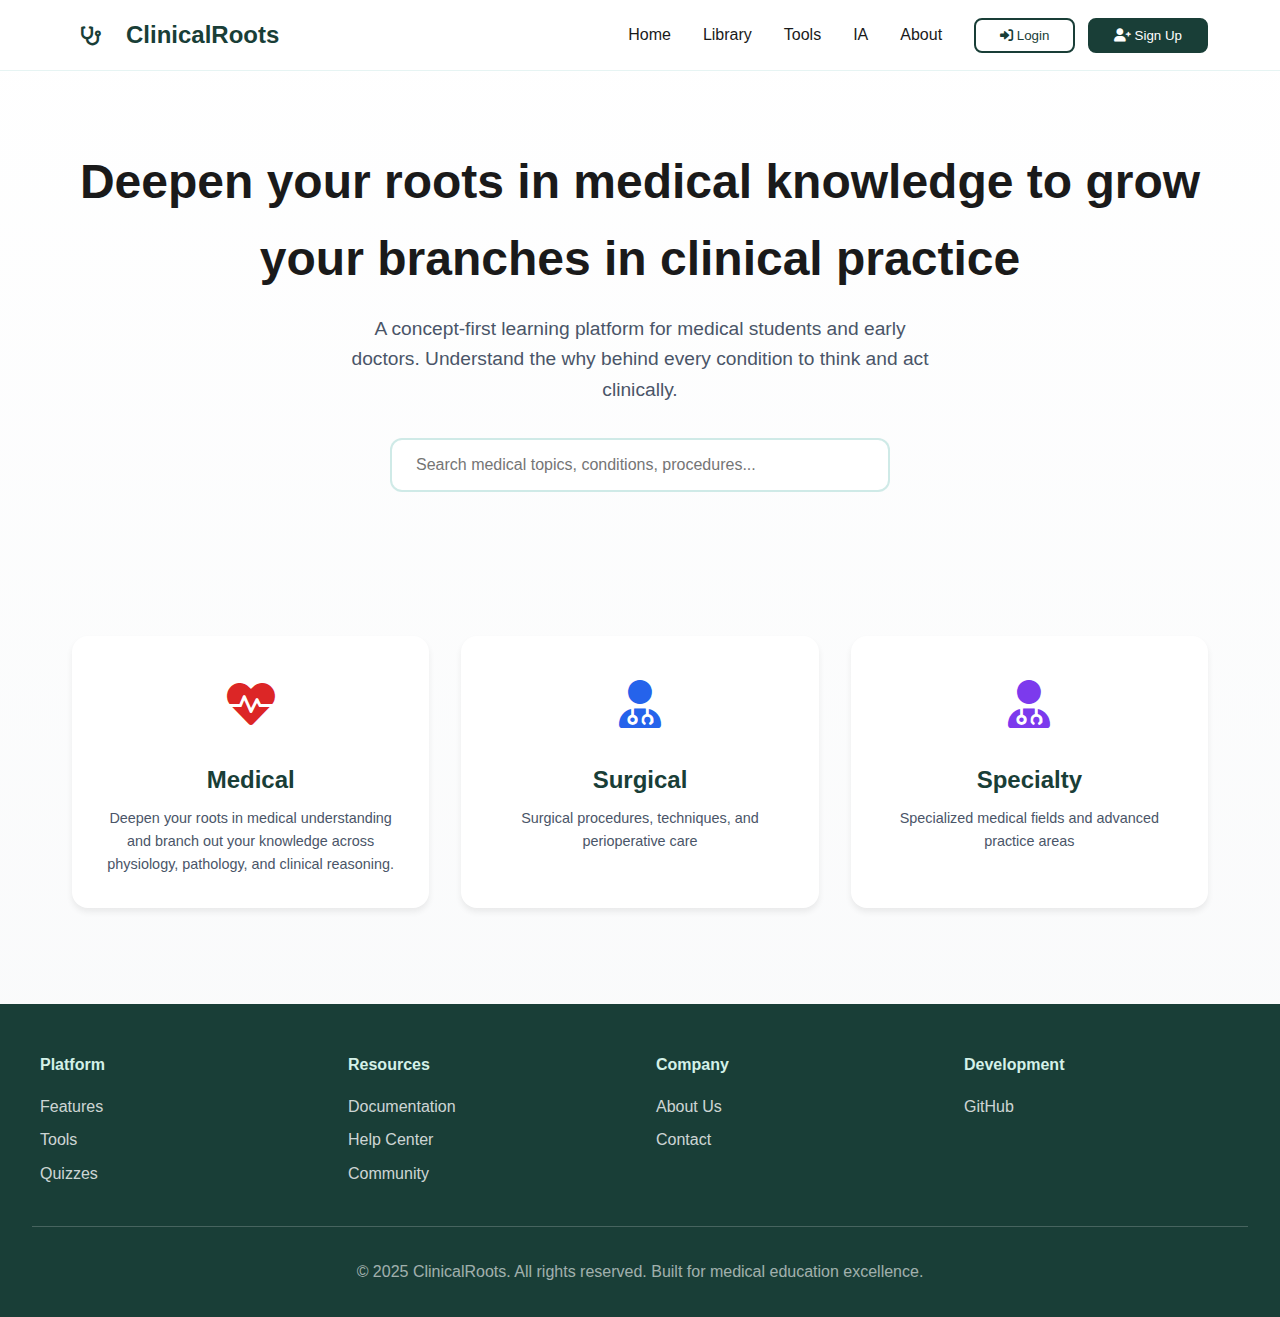
<file: index (6).html>
<!DOCTYPE html>
<html lang="en">
<head>
    <meta charset="UTF-8">
    <meta name="viewport" content="width=device-width, initial-scale=1.0">
    <title>Clincalroots</title>
    <link rel="stylesheet" href="https://cdnjs.cloudflare.com/ajax/libs/font-awesome/6.0.0/css/all.min.css">
    <style>
        :root {
            --primary: #193e37;
            --secondary: #15342e;
            --dark: #193e37;
            --light: #d4f1e8;
            --card-bg: #ffffff;
            --text-dark: #1a1a1a;
            --text-light: #4a5568;
            --success: #193e37;
            --warning: #F59E0B;
            --danger: #EF4444;
            --bg-gradient: linear-gradient(180deg, #ffffff 0%, #f8f9fa 100%);
            --navbar-bg: #ffffff;
            --footer-bg: #193e37;
            --footer-text: #ffffff;
            --admin-edit: #3b82f6;
            --admin-delete: #ef4444;
            --admin-add: #10b981;
            --border-color: rgba(25, 62, 55, 0.2);
            --stethoscope-color: #193e37;
        }

        /* Dark Mode Variables */
        [data-theme="dark"] {
            --primary: #3dd68c;
            --secondary: #2fb574;
            --dark: #000000;
            --light: #1a2825;
            --card-bg: #1a2825;
            --text-dark: #ffffff;
            --text-light: #e0e0e0;
            --success: #3dd68c;
            --warning: #F59E0B;
            --danger: #ef4444;
            --bg-gradient: linear-gradient(180deg, #091613 0%, #091613 100%);
            --navbar-bg: #000000;
            --footer-bg: #000000;
            --footer-text: #ffffff;
            --border-color: #2d4a42;
            --admin-edit: #3b82f6;
            --admin-add: #10b981;
            --stethoscope-color: #ffffff;
        }

        * {
            margin: 0;
            padding: 0;
            box-sizing: border-box;
        }

        body {
            font-family: -apple-system, BlinkMacSystemFont, 'Segoe UI', Roboto, sans-serif;
            background: var(--bg-gradient);
            color: var(--text-dark);
            line-height: 1.6;
            min-height: 100vh;
        }

        /* Dark mode specific main content background */
        [data-theme="dark"] .main-content {
            background: #091613;
            min-height: calc(100vh - 160px);
        }

        /* Navigation */
        .navbar {
            background: var(--navbar-bg);
            backdrop-filter: blur(10px);
            border-bottom: 1px solid rgba(13, 148, 136, 0.1);
            padding: 1rem 0;
            position: fixed;
            top: 0;
            left: 0;
            right: 0;
            z-index: 1000;
            transition: background-color 0.3s ease;
        }

        [data-theme="dark"] .navbar {
            border-bottom: 1px solid var(--border-color);
        }

        .navbar-container {
            max-width: 1200px;
            margin: 0 auto;
            padding: 0 2rem;
            display: flex;
            justify-content: space-between;
            align-items: center;
        }

        .logo {
            font-size: 1.5rem;
            font-weight: bold;
            color: var(--primary);
            text-decoration: none;
            display: flex;
            align-items: center;
            gap: 0.5rem;
        }

        .theme-toggle {
            background: none;
            border: none;
            color: var(--stethoscope-color);
            font-size: 1.2rem;
            cursor: pointer;
            padding: 0.5rem;
            border-radius: 50%;
            transition: all 0.3s ease;
            display: flex;
            align-items: center;
            justify-content: center;
        }

        .theme-toggle:hover {
            background: var(--light);
            transform: scale(1.1);
        }

        .nav-links {
            display: flex;
            list-style: none;
            gap: 2rem;
            align-items: center;
        }

        .nav-links a {
            text-decoration: none;
            color: var(--text-dark);
            font-weight: 500;
            transition: color 0.3s;
            cursor: pointer;
        }

        .nav-links a:hover, .nav-links a.active {
            color: var(--primary);
        }

        .login-btn {
            background: transparent;
            color: var(--primary);
            padding: 0.5rem 1.5rem;
            border: 2px solid var(--primary);
            border-radius: 8px;
            cursor: pointer;
            font-weight: 500;
            transition: all 0.3s;
            margin-right: 0.5rem;
        }

        .login-btn:hover {
            background: var(--primary);
            color: white;
        }

        .signup-btn {
            background: var(--primary);
            color: white;
            padding: 0.5rem 1.5rem;
            border: 2px solid var(--primary);
            border-radius: 8px;
            cursor: pointer;
            font-weight: 500;
            transition: all 0.3s;
        }

        .signup-btn:hover {
            background: var(--secondary);
            border-color: var(--secondary);
        }

        .user-dropdown {
            position: relative;
            display: inline-block;
        }

        .user-btn {
            background: var(--primary);
            color: white;
            padding: 0.5rem 1rem;
            border: none;
            border-radius: 8px;
            cursor: pointer;
            font-weight: 500;
            display: flex;
            align-items: center;
            gap: 0.5rem;
        }

        .user-dropdown-content {
            display: none;
            position: absolute;
            right: 0;
            background: var(--card-bg);
            min-width: 160px;
            box-shadow: 0 8px 16px rgba(0,0,0,0.2);
            z-index: 1001;
            border-radius: 8px;
            border: 1px solid var(--border-color);
            top: 100%;
            margin-top: 0.5rem;
        }

        .user-dropdown-content a {
            color: var(--text-dark);
            padding: 0.75rem 1rem;
            text-decoration: none;
            display: flex;
            align-items: center;
            gap: 0.5rem;
            transition: background 0.3s;
        }

        .user-dropdown-content a:hover {
            background: var(--light);
        }

        .user-dropdown-content a:first-child {
            border-top-left-radius: 8px;
            border-top-right-radius: 8px;
        }

        .user-dropdown-content a:last-child {
            border-bottom-left-radius: 8px;
            border-bottom-right-radius: 8px;
        }

        .search-suggestions {
            position: absolute;
            top: 100%;
            left: 0;
            right: 0;
            background: var(--card-bg);
            border: 1px solid var(--border-color);
            border-radius: 8px;
            margin-top: 0.25rem;
            max-height: 300px;
            overflow-y: auto;
            z-index: 1000;
            box-shadow: 0 4px 12px rgba(0,0,0,0.1);
        }

        .suggestion-item {
            padding: 0.75rem 1rem;
            cursor: pointer;
            border-bottom: 1px solid rgba(0,0,0,0.1);
            transition: background 0.3s;
        }

        .suggestion-item:hover,
        .suggestion-item.selected {
            background: var(--light);
        }

        .suggestion-item:last-child {
            border-bottom: none;
        }

        .suggestion-title {
            font-weight: 600;
            color: var(--primary);
            margin-bottom: 0.25rem;
        }

        .suggestion-meta {
            font-size: 0.8rem;
            color: var(--text-light);
        }

        .suggestion-highlight {
            background: rgba(6, 64, 43, 0.2);
            padding: 0.1rem 0.2rem;
            border-radius: 2px;
        }

        /* Main Content */
        .main-content {
            margin-top: 80px;
            min-height: calc(100vh - 160px);
        }

        /* Hero Section */
        .hero {
            text-align: center;
            padding: 4rem 2rem;
            max-width: 1200px;
            margin: 0 auto;
        }

        .hero h1 {
            font-size: 3rem;
            margin-bottom: 1rem;
            color: var(--text-dark);
            font-weight: 700;
        }

        .hero p {
            font-size: 1.2rem;
            color: var(--text-light);
            margin-bottom: 2rem;
            max-width: 600px;
            margin-left: auto;
            margin-right: auto;
        }

        .search-container {
            max-width: 500px;
            margin: 0 auto 3rem;
            position: relative;
        }

        .search-input {
            width: 100%;
            padding: 1rem 1.5rem;
            border: 2px solid rgba(13, 148, 136, 0.2);
            border-radius: 12px;
            font-size: 1rem;
            background: white;
            transition: border-color 0.3s;
        }

        .search-input:focus {
            outline: none;
            border-color: var(--primary);
        }

        /* Category Cards */
        .categories {
            display: grid;
            grid-template-columns: repeat(auto-fit, minmax(300px, 1fr));
            gap: 2rem;
            padding: 2rem;
            max-width: 1200px;
            margin: 0 auto;
        }

        .category-card {
            background: var(--card-bg);
            border-radius: 16px;
            padding: 2rem;
            box-shadow: 0 4px 6px rgba(0, 0, 0, 0.07);
            transition: transform 0.3s, box-shadow 0.3s;
            cursor: pointer;
            text-align: center;
            position: relative;
        }

        [data-theme="dark"] .category-card {
            box-shadow: 0 4px 6px rgba(0, 0, 0, 0.3);
        }

        [data-theme="dark"] .category-card:hover {
            box-shadow: 0 8px 25px rgba(0, 0, 0, 0.4);
        }

        .category-card:hover {
            transform: translateY(-4px);
            box-shadow: 0 8px 25px rgba(0, 0, 0, 0.15);
        }

        .admin-controls {
            position: absolute;
            top: 10px;
            right: 10px;
            display: none;
            gap: 0.5rem;
        }

        .admin-logged-in .admin-controls {
            display: flex;
        }

        .admin-controls {
            opacity: 0;
            transition: opacity 0.3s ease;
        }

        .admin-logged-in .category-card:hover .admin-controls,
        .admin-logged-in .subcategory-card:hover .admin-controls,
        .admin-logged-in .note-item:hover .admin-controls {
            opacity: 1;
            display: flex;
        }

        .category-card:hover .admin-controls,
        .subcategory-card:hover .admin-controls,
        .note-item:hover .admin-controls {
            display: flex;
        }

        .admin-btn {
            background: white;
            border: none;
            border-radius: 50%;
            width: 30px;
            height: 30px;
            display: flex;
            align-items: center;
            justify-content: center;
            cursor: pointer;
            font-size: 0.8rem;
            transition: all 0.3s ease;
            box-shadow: 0 2px 4px rgba(0, 0, 0, 0.1);
        }

        [data-theme="dark"] .admin-btn {
            background: var(--light);
            color: var(--text-dark);
        }

        .admin-btn:hover {
            transform: scale(1.1);
        }

        .admin-btn.edit {
            color: var(--admin-edit);
        }

        .admin-btn.delete {
            color: var(--admin-delete);
        }

        .admin-btn.add {
            color: var(--admin-add);
        }

        .edit-section {
            background: var(--light);
            border: 2px solid var(--primary);
            border-radius: 8px;
            padding: 1rem;
            margin: 1rem 0;
            position: relative;
        }

        .edit-overlay {
            position: absolute;
            top: -10px;
            right: 10px;
            background: var(--primary);
            color: white;
            padding: 0.25rem 0.5rem;
            border-radius: 4px;
            font-size: 0.8rem;
            font-weight: 500;
        }

        .category-icon {
            font-size: 3rem;
            margin-bottom: 1rem;
        }

        .category-icon.medical {
            color: #dc2626;
        }

        .category-icon.surgical {
            color: #2563eb;
        }

        .category-icon.specialty {
            color: #7c3aed;
        }

        .category-card h3 {
            color: var(--primary);
            font-size: 1.5rem;
            margin-bottom: 0.5rem;
        }

        .category-card p {
            color: var(--text-light);
            font-size: 0.9rem;
        }

        /* Subcategory Grid */
        .subcategories {
            display: grid;
            grid-template-columns: repeat(auto-fit, minmax(250px, 1fr));
            gap: 1.5rem;
            padding: 2rem;
            max-width: 1200px;
            margin: 0 auto;
        }

        .subcategory-card {
            background: var(--card-bg);
            border-radius: 12px;
            padding: 1.5rem;
            box-shadow: 0 2px 4px rgba(0, 0, 0, 0.05);
            transition: all 0.3s;
            cursor: pointer;
            border: 2px solid transparent;
            position: relative;
        }

        [data-theme="dark"] .subcategory-card {
            box-shadow: 0 2px 4px rgba(0, 0, 0, 0.3);
        }

        .subcategory-card:hover {
            border-color: var(--primary);
            transform: translateY(-2px);
        }

        .note-count {
            background: var(--light);
            color: var(--primary);
            padding: 0.3rem 0.8rem;
            border-radius: 20px;
            font-size: 0.8rem;
            font-weight: 600;
            float: right;
        }

        /* Notes List */
        .notes-list {
            max-width: 1200px;
            margin: 0 auto;
            padding: 2rem;
        }

        .note-item {
            background: var(--card-bg);
            border-radius: 12px;
            padding: 1.5rem;
            margin-bottom: 1rem;
            box-shadow: 0 2px 4px rgba(0, 0, 0, 0.05);
            cursor: pointer;
            transition: all 0.3s;
            display: flex;
            justify-content: space-between;
            align-items: center;
            position: relative;
        }

        [data-theme="dark"] .note-item {
            box-shadow: 0 2px 4px rgba(0, 0, 0, 0.3);
        }

        .note-item:hover {
            transform: translateY(-2px);
            box-shadow: 0 4px 12px rgba(0, 0, 0, 0.1);
        }

        .note-info h4 {
            color: var(--primary);
            margin-bottom: 0.5rem;
        }

        .note-meta {
            color: var(--text-light);
            font-size: 0.9rem;
        }

        .note-views {
            color: var(--text-light);
            font-size: 0.9rem;
        }

        /* Note Content */
        .note-content {
            max-width: 800px;
            margin: 0 auto;
            padding: 2rem;
        }

        .note-header {
            background: var(--card-bg);
            border-radius: 16px;
            padding: 2rem;
            margin-bottom: 2rem;
            box-shadow: 0 4px 6px rgba(0, 0, 0, 0.07);
            position: relative;
        }

        [data-theme="dark"] .note-header {
            box-shadow: 0 4px 6px rgba(0, 0, 0, 0.3);
        }

        .progress-bar {
            background: #e5e7eb;
            border-radius: 10px;
            height: 8px;
            overflow: hidden;
            margin: 1rem 0;
        }

        .progress-fill {
            background: var(--primary);
            height: 100%;
            transition: width 0.3s;
        }

        /* Admin Dashboard */
        .admin-dashboard {
            max-width: 1200px;
            margin: 0 auto;
            padding: 2rem;
        }

        .stats-grid {
            display: grid;
            grid-template-columns: repeat(auto-fit, minmax(200px, 1fr));
            gap: 1.5rem;
            margin-bottom: 3rem;
        }

        .stat-card {
            background: var(--card-bg);
            border-radius: 12px;
            padding: 1.5rem;
            text-align: center;
            box-shadow: 0 2px 4px rgba(0, 0, 0, 0.05);
        }

        [data-theme="dark"] .stat-card {
            box-shadow: 0 2px 4px rgba(0, 0, 0, 0.3);
        }

        .stat-number {
            font-size: 2rem;
            font-weight: bold;
            color: var(--primary);
            display: block;
        }

        .stat-label {
            color: var(--text-light);
            font-size: 0.9rem;
        }

        /* Forms */
        .form-group {
            margin-bottom: 1.5rem;
        }

        .form-label {
            display: block;
            margin-bottom: 0.5rem;
            color: var(--text-dark);
            font-weight: 500;
        }

        .form-input, .form-textarea, .form-select {
            width: 100%;
            padding: 0.75rem;
            border: 2px solid rgba(13, 148, 136, 0.2);
            border-radius: 8px;
            font-size: 1rem;
            transition: border-color 0.3s;
        }

        .form-input:focus, .form-textarea:focus, .form-select:focus {
            outline: none;
            border-color: var(--primary);
        }

        .form-textarea {
            min-height: 200px;
            resize: vertical;
        }

        /* Buttons */
        .btn {
            padding: 0.75rem 1.5rem;
            border: none;
            border-radius: 8px;
            font-size: 1rem;
            font-weight: 500;
            cursor: pointer;
            transition: all 0.3s;
            text-decoration: none;
            display: inline-block;
            text-align: center;
        }

        .btn-primary {
            background: var(--primary);
            color: white;
        }

        .btn-primary:hover {
            background: var(--secondary);
        }

        .btn-secondary {
            background: #6b7280;
            color: white;
        }

        .btn-secondary:hover {
            background: #4b5563;
        }

        .btn-danger {
            background: var(--danger);
            color: white;
        }

        .btn-danger:hover {
            background: #dc2626;
        }

        .btn-success {
            background: var(--success);
            color: white;
        }

        /* Modal */
        .modal {
            display: none;
            position: fixed;
            top: 0;
            left: 0;
            width: 100%;
            height: 100%;
            background: rgba(0, 0, 0, 0.5);
            z-index: 2000;
        }

        .modal-content {
            background: var(--card-bg);
            border-radius: 16px;
            max-width: 500px;
            width: 90%;
            max-height: 90vh;
            overflow-y: auto;
            margin: 5% auto;
            padding: 2rem;
        }

        .note-editor {
            background: var(--card-bg);
            border-radius: 12px;
            padding: 2rem;
            margin: 1rem 0;
            box-shadow: 0 2px 4px rgba(0, 0, 0, 0.05);
        }

        [data-theme="dark"] .note-editor {
            box-shadow: 0 2px 4px rgba(0, 0, 0, 0.3);
        }

        .rich-editor {
            min-height: 400px;
            border: 2px solid var(--light);
            border-radius: 8px;
            padding: 1rem;
            background: var(--card-bg);
        }

        .editor-toolbar {
            display: flex;
            gap: 0.5rem;
            margin-bottom: 1rem;
            padding: 0.5rem;
            background: var(--light);
            border-radius: 6px;
            flex-wrap: wrap;
        }

        .editor-btn {
            background: white;
            border: 1px solid #ddd;
            padding: 0.25rem 0.5rem;
            border-radius: 4px;
            cursor: pointer;
            font-size: 0.8rem;
            transition: all 0.3s ease;
        }

        .editor-btn:hover {
            background: var(--primary);
            color: white;
        }

        .empty-state {
            text-align: center;
            padding: 3rem;
            color: var(--text-light);
        }

        .empty-state-icon {
            font-size: 4rem;
            margin-bottom: 1rem;
            opacity: 0.5;
        }

        .modal-header {
            display: flex;
            justify-content: space-between;
            align-items: center;
            margin-bottom: 1.5rem;
        }

        .close-btn {
            background: none;
            border: none;
            font-size: 1.5rem;
            cursor: pointer;
            color: var(--text-light);
        }

        /* Footer */
        .footer {
            background: var(--footer-bg);
            color: var(--footer-text);
            padding: 3rem 2rem 2rem;
            margin-top: 4rem;
        }

        .footer-content {
            max-width: 1200px;
            margin: 0 auto;
            display: grid;
            grid-template-columns: repeat(auto-fit, minmax(250px, 1fr));
            gap: 2rem;
        }

        .footer-section h4 {
            margin-bottom: 1rem;
            color: var(--light);
        }

        .footer-section a {
            color: rgba(255, 255, 255, 0.8);
            text-decoration: none;
            display: block;
            margin-bottom: 0.5rem;
            transition: color 0.3s;
        }

        .footer-section a:hover {
            color: var(--light);
        }

        .footer-bottom {
            text-align: center;
            margin-top: 2rem;
            padding-top: 2rem;
            border-top: 1px solid rgba(255, 255, 255, 0.2);
            color: rgba(255, 255, 255, 0.6);
        }

        /* Utilities */
        .hidden {
            display: none !important;
        }

        .text-center {
            text-align: center;
        }

        .mb-2 {
            margin-bottom: 1rem;
        }

        .back-btn {
            background: none;
            border: none;
            color: var(--primary);
            font-size: 1rem;
            cursor: pointer;
            margin-bottom: 1rem;
            display: flex;
            align-items: center;
            gap: 0.5rem;
        }

        .back-btn:hover {
            color: var(--secondary);
        }

        /* Responsive */
        @media (max-width: 768px) {
            .hero h1 {
                font-size: 2rem;
            }
            
            .nav-links {
                gap: 1rem;
            }
            
            .categories {
                grid-template-columns: 1fr;
                padding: 1rem;
            }
        }
    </style>
</head>
<body>
    <!-- Navigation -->
    <nav class="navbar">
        <div class="navbar-container">
            <div style="display: flex; align-items: center; gap: 1rem;">
                <button class="theme-toggle" onclick="toggleTheme()" title="Toggle Dark/Light Mode">
                    <i class="fas fa-stethoscope"></i>
                </button>
                <a href="#" class="logo" onclick="showHome()">ClinicalRoots</a>
            </div>
            <ul class="nav-links">
                <li><a href="#" onclick="showHome()">Home</a></li>
                <li><a href="#" onclick="showLibrary()">Library</a></li>
                <li><a href="#" onclick="showTools()">Tools</a></li>
                <li><a href="#" onclick="showIA()">IA</a></li>
                <li><a href="#" onclick="showAbout()">About</a></li>
                <li id="authButtons">
                    <button class="btn-outline login-btn" id="loginBtn" onclick="toggleLogin()">
                        <i class="fas fa-right-to-bracket"></i> <span id="loginText">Login</span>
                    </button>
                    <button class="btn-primary signup-btn" id="signupBtn" onclick="showSignup()">
                        <i class="fas fa-user-plus"></i> Sign Up
                    </button>
                </li>
                <li id="userMenu" class="hidden">
                    <div class="user-dropdown">
                        <button class="user-btn" onclick="toggleUserMenu()">
                            <i class="fas fa-user-circle"></i> Admin
                        </button>
                        <div class="user-dropdown-content" id="userDropdownContent">
                            <a href="#" onclick="showAdminDashboard()"><i class="fas fa-gauge"></i> Dashboard</a>
                            <a href="#" onclick="logout()"><i class="fas fa-right-from-bracket"></i> Logout</a>
                        </div>
                    </div>
                </li>
            </ul>
        </div>
    </nav>

    <!-- Main Content -->
    <main class="main-content">
        <!-- Home Page -->
        <div id="homePage" class="page">
            <div class="hero">
             <h1>Deepen your roots in medical knowledge to grow your branches in clinical practice</h1>
<p>A concept-first learning platform for medical students and early doctors. Understand the why behind every condition to think and act clinically.</p>

                
                <div class="search-container">
                    <input type="text" class="search-input" placeholder="Search medical topics, conditions, procedures..." id="searchInput">
                    <div class="search-suggestions hidden" id="searchSuggestions"></div>
                </div>
            </div>

            <div class="categories">
                <div class="category-card" onclick="showCategory('Medical')">
                    <div class="admin-controls" id="medicalAdminControls">
                        <button class="admin-btn edit" onclick="event.stopPropagation(); editCategory('Medical')" title="Edit Category">
                            <i class="fas fa-pen"></i>
                        </button>
                        <button class="admin-btn add" onclick="event.stopPropagation(); addSubcategory('Medical')" title="Add Subcategory">
                            <i class="fas fa-plus"></i>
                        </button>
                    </div>
                    <div class="category-icon medical">
                        <i class="fas fa-heart-pulse"></i>
                    </div>
                    <h3>Medical</h3>
                    <p>Deepen your roots in medical understanding and branch out your knowledge across physiology, pathology, and clinical reasoning.</p>
                </div>
                <div class="category-card" onclick="showCategory('Surgical')">
                    <div class="admin-controls" id="surgicalAdminControls">
                        <button class="admin-btn edit" onclick="event.stopPropagation(); editCategory('Surgical')" title="Edit Category">
                            <i class="fas fa-pen"></i>
                        </button>
                        <button class="admin-btn add" onclick="event.stopPropagation(); addSubcategory('Surgical')" title="Add Subcategory">
                            <i class="fas fa-plus"></i>
                        </button>
                    </div>
                    <div class="category-icon surgical">
                        <i class="fas fa-user-md"></i>
                    </div>
                    <h3>Surgical</h3>
                    <p>Surgical procedures, techniques, and perioperative care</p>
                </div>
                <div class="category-card" onclick="showCategory('Specialty')">
                    <div class="admin-controls" id="specialtyAdminControls">
                        <button class="admin-btn edit" onclick="event.stopPropagation(); editCategory('Specialty')" title="Edit Category">
                            <i class="fas fa-pen"></i>
                        </button>
                        <button class="admin-btn add" onclick="event.stopPropagation(); addSubcategory('Specialty')" title="Add Subcategory">
                            <i class="fas fa-plus"></i>
                        </button>
                    </div>
                    <div class="category-icon specialty">
                        <i class="fas fa-user-md"></i>
                    </div>
                    <h3>Specialty</h3>
                    <p>Specialized medical fields and advanced practice areas</p>
                </div>
            </div>
        </div>

        <!-- Library Page -->
        <div id="libraryPage" class="page hidden">
            <div class="hero">
                <button class="back-btn" onclick="showHome()">← Back to Home</button>
                <h1>Medical Library</h1>
                <p>Explore our comprehensive collection of medical notes organized by specialty</p>
            </div>

            <div class="categories">
                <div class="category-card" onclick="showCategory('Medical')">
                    <div class="admin-controls" id="medicalLibAdminControls">
                        <button class="admin-btn edit" onclick="event.stopPropagation(); editCategory('Medical')" title="Edit Category">
                            <i class="fas fa-pen"></i>
                        </button>
                        <button class="admin-btn add" onclick="event.stopPropagation(); addSubcategory('Medical')" title="Add Subcategory">
                            <i class="fas fa-plus"></i>
                        </button>
                    </div>
                    <div class="category-icon medical">
                        <i class="fas fa-heartbeat"></i>
                    </div>
                    <h3>Medical</h3>
                    <p>Cardiology, Endocrinology, Respiratory, Gastroenterology</p>
                </div>
                <div class="category-card" onclick="showCategory('Surgical')">
                    <div class="admin-controls" id="surgicalLibAdminControls">
                        <button class="admin-btn edit" onclick="event.stopPropagation(); editCategory('Surgical')" title="Edit Category">
                            <i class="fas fa-pen"></i>
                        </button>
                        <button class="admin-btn add" onclick="event.stopPropagation(); addSubcategory('Surgical')" title="Add Subcategory">
                            <i class="fas fa-plus"></i>
                        </button>
                    </div>
                    <div class="category-icon surgical">
                        <i class="fas fa-user-md"></i>
                    </div>
                    <h3>Surgical</h3>
                    <p>General Surgery, Orthopedics, Neurosurgery</p>
                </div>
                <div class="category-card" onclick="showCategory('Specialty')">
                    <div class="admin-controls" id="specialtyLibAdminControls">
                        <button class="admin-btn edit" onclick="event.stopPropagation(); editCategory('Specialty')" title="Edit Category">
                            <i class="fas fa-pen"></i>
                        </button>
                        <button class="admin-btn add" onclick="event.stopPropagation(); addSubcategory('Specialty')" title="Add Subcategory">
                            <i class="fas fa-plus"></i>
                        </button>
                    </div>
                    <div class="category-icon specialty">
                        <i class="fas fa-user-md"></i>
                    </div>
                    <h3>Specialty</h3>
                    <p>Psychiatry, Dermatology, Radiology</p>
                </div>
            </div>
        </div>

        <!-- Category Page -->
        <div id="categoryPage" class="page hidden">
            <div class="hero">
                <button class="back-btn" onclick="showLibrary()">← Back to Library</button>
                <h1 id="categoryTitle"></h1>
                <p id="categoryDescription"></p>
            </div>
            <div class="subcategories" id="subcategoriesContainer"></div>
        </div>

        <!-- Subcategory Page -->
        <div id="subcategoryPage" class="page hidden">
            <div class="hero">
                <button class="back-btn" id="subcategoryBackBtn">← Back</button>
                <h1 id="subcategoryTitle"></h1>
                <p id="subcategoryDescription"></p>
            </div>
            <div class="notes-list" id="notesContainer"></div>
        </div>

        <!-- Note View Page -->
        <div id="notePage" class="page hidden">
            <div class="note-content">
                <button class="back-btn" id="noteBackBtn">← Back to Notes</button>
                <div class="note-header">
                    <h1 id="noteTitle"></h1>
                    <div class="note-meta" id="noteMeta"></div>
                    <div class="progress-bar">
                        <div class="progress-fill" id="progressFill" style="width: 0%"></div>
                    </div>
                    <p>Reading Progress: <span id="progressText">0%</span></p>
                </div>
                <div class="note-body" id="noteBody"></div>
            </div>
        </div>

        <!-- Admin Dashboard -->
        <div id="adminDashboard" class="page hidden">
            <div class="admin-dashboard">
                <div class="hero">
                    <button class="back-btn" onclick="showHome()">← Back to Home</button>
                    <h1>Admin Dashboard</h1>
                    <p>Manage your medical notes and content</p>
                </div>

                <div class="stats-grid">
                    <div class="stat-card">
                        <span class="stat-number" id="publishedCount">0</span>
                        <span class="stat-label">Published Notes</span>
                    </div>
                    <div class="stat-card">
                        <span class="stat-number" id="draftsCount">0</span>
                        <span class="stat-label">Draft Notes</span>
                    </div>
                    <div class="stat-card">
                        <span class="stat-number" id="deletedCount">0</span>
                        <span class="stat-label">Deleted Notes</span>
                    </div>
                    <div class="stat-card">
                        <span class="stat-number" id="totalViews">0</span>
                        <span class="stat-label">Total Views</span>
                    </div>
                </div>

                <div class="categories">
                    <div class="category-card" onclick="showAdminNotes('published')">
                        <div class="category-icon" style="color: var(--primary);">
                            <i class="fas fa-file-alt"></i>
                        </div>
                        <h3>Published Notes</h3>
                        <p>View and edit published content</p>
                    </div>
                    <div class="category-card" onclick="showAdminNotes('drafts')">
                        <div class="category-icon" style="color: var(--warning);">
                            <i class="fas fa-pen"></i>
                        </div>
                        <h3>Drafts</h3>
                        <p>Manage draft notes and unpublished content</p>
                    </div>
                    <div class="category-card" onclick="showAdminNotes('bin')">
                        <div class="category-icon" style="color: var(--danger);">
                            <i class="fas fa-trash-alt"></i>
                        </div>
                        <h3>Recycle Bin</h3>
                        <p>Restore or permanently delete notes</p>
                    </div>
                    <div class="category-card" onclick="showManageCategories()">
                        <div class="category-icon" style="color: var(--primary);">
                            <i class="fas fa-list-check"></i>
                        </div>
                        <h3>Manage Categories</h3>
                        <p>Add, edit, or delete subcategories in Medical, Surgical, and Specialty</p>
                    </div>
                    <div class="category-card" onclick="showAddNote()">
                        <div class="category-icon" style="color: var(--success);">
                            <i class="fas fa-plus-circle"></i>
                        </div>
                        <h3>Add New Note</h3>
                        <p>Create new medical content</p>
                    </div>
                </div>
            </div>
        </div>

        <!-- Admin Notes Management -->
        <div id="adminNotesPage" class="page hidden">
            <div class="hero">
                <button class="back-btn" onclick="showAdminDashboard()">← Back to Dashboard</button>
                <h1 id="adminNotesTitle"></h1>
                <p id="adminNotesDescription"></p>
            </div>
            <div class="notes-list" id="adminNotesContainer"></div>
        </div>

        <!-- Add/Edit Note Page -->
        <div id="addNotePage" class="page hidden">
            <div class="note-content">
                <button class="back-btn" onclick="showAdminDashboard()">← Back to Dashboard</button>
                <div class="note-header">
                    <h1 id="addNoteTitle">Add New Note</h1>
                </div>
                
                <form id="noteForm">
                    <div class="form-group">
                        <label class="form-label" for="noteFormTitle">Title</label>
                        <input type="text" class="form-input" id="noteFormTitle" required>
                    </div>
                    
                    <div class="form-group">
                        <label class="form-label" for="noteFormCategory">Category</label>
                        <select class="form-select" id="noteFormCategory" required>
                            <option value="">Select Category</option>
                            <option value="Medical">Medical</option>
                            <option value="Surgical">Surgical</option>
                            <option value="Specialty">Specialty</option>
                        </select>
                    </div>
                    
                    <div class="form-group">
                        <label class="form-label" for="noteFormSubcategory">Subcategory</label>
                        <select class="form-select" id="noteFormSubcategory" required>
                            <option value="">Select Subcategory</option>
                        </select>
                    </div>
                    
                    <div class="note-editor">
                        <label class="form-label">Content Editor</label>
                        <div class="editor-toolbar">
                            <button type="button" class="editor-btn" onclick="formatText('bold')" title="Bold">
                                <i class="fas fa-bold"></i>
                            </button>
                            <button type="button" class="editor-btn" onclick="formatText('italic')" title="Italic">
                                <i class="fas fa-italic"></i>
                            </button>
                            <button type="button" class="editor-btn" onclick="formatText('underline')" title="Underline">
                                <i class="fas fa-underline"></i>
                            </button>
                            <button type="button" class="editor-btn" onclick="insertHeading()" title="Insert Heading">
                                <i class="fas fa-heading"></i>
                            </button>
                            <button type="button" class="editor-btn" onclick="insertList()" title="Insert List">
                                <i class="fas fa-list-ul"></i>
                            </button>
                            <button type="button" class="editor-btn" onclick="insertLink()" title="Insert Link">
                                <i class="fas fa-link"></i>
                            </button>
                            <button type="button" class="editor-btn" onclick="insertImage()" title="Insert Image">
                                <i class="fas fa-image"></i>
                            </button>
                        </div>
                        <div class="rich-editor" id="noteFormContent" contenteditable="true" data-placeholder="Enter the medical note content..."></div>
                    </div>
                    
                    <div class="form-group">
                        <label class="form-label" for="noteFormSources">Sources &amp; References</label>
                        <textarea class="form-input" id="noteFormSources" placeholder="Add sources, references, and external links..."></textarea>
                    </div>
                    
                    <div class="form-group">
                        <label class="form-label" for="noteFormTags">Tags</label>
                        <input type="text" class="form-input" id="noteFormTags" placeholder="Add tags separated by commas...">
                    </div>
                    
                    <div class="form-group">
                        <button type="button" class="btn btn-primary" onclick="saveNote(false)">Publish Note</button>
                        <button type="button" class="btn btn-secondary" onclick="saveNote(true)" style="margin-left: 1rem;">Save as Draft</button>
                        <button type="button" class="btn btn-secondary" onclick="showAdminDashboard()" style="margin-left: 1rem;">Cancel</button>
                    </div>
                </form>
            </div>
        </div>

        <!-- Tools Page -->
        <div id="toolsPage" class="page hidden">
            <div class="hero">
                <button class="back-btn" onclick="showHome()">← Back to Home</button>
                <div class="admin-controls" id="toolsAdminControls" style="position: absolute; top: 1rem; right: 2rem;">
                    <button class="admin-btn edit" onclick="editToolsContent()" title="Edit Tools Page">
                        <i class="fas fa-edit"></i>
                    </button>
                </div>
                <h1>Study Tools</h1>
                <p>Interactive tools to enhance your medical learning experience</p>
            </div>
            <div class="categories">
                <div class="category-card">
                    <div class="category-icon">
                        <i class="fas fa-book" style="color: #0d9488;"></i>
                    </div>
                    <h3>Study Guide Generator</h3>
                    <p>Coming Soon - Generate personalized study guides from your notes</p>
                </div>
                <div class="category-card">
                    <div class="category-icon">
                        <i class="fas fa-brain" style="color: #7c3aed;"></i>
                    </div>
                    <h3>Quiz Builder</h3>
                    <p>Coming Soon - Create custom quizzes to test your knowledge</p>
                </div>
                <div class="category-card">
                    <div class="category-icon">
                        <i class="fas fa-chart-line" style="color: #059669;"></i>
                    </div>
                    <h3>Progress Tracker</h3>
                    <p>Coming Soon - Track your learning progress across specialties</p>
                </div>
            </div>
        </div>

        <!-- IA Page -->
        <div id="iaPage" class="page hidden">
            <div class="hero">
                <button class="back-btn" onclick="showHome()">← Back to Home</button>
                <h1>AI Assistant</h1>
                <p>Coming Soon - AI-powered medical knowledge assistant</p>
            </div>
            <div class="note-content">
                <div class="note-header text-center">
                    <div style="font-size: 4rem; margin-bottom: 1rem; color: var(--primary);">
                        <i class="fas fa-robot"></i>
                    </div>
                    <h2>AI Medical Assistant</h2>
                    <p>Get instant answers to medical questions, drug interactions, differential diagnoses, and more.</p>
                    <p style="color: var(--text-light); margin-top: 2rem;">This feature will be available in the next update.</p>
                </div>
            </div>
        </div>

        <!-- About Page -->
        <div id="aboutPage" class="page hidden">
            <div class="hero">
                <button class="back-btn" onclick="showHome()">← Back to Home</button>
                <div class="admin-controls" id="aboutAdminControls" style="position: absolute; top: 1rem; right: 2rem;">
                    <button class="admin-btn edit" onclick="editAboutContent()" title="Edit About Page">
                        <i class="fas fa-edit"></i>
                    </button>
                </div>
                <h1>About us</h1>
                <p>ClinicalRoots builds true clinical understanding — exploring each condition from its roots to its management.</p>
            </div>
            <div class="note-content">
                <div class="note-header" id="aboutContent">
                    <h2>Our Mission</h2>
                    <p>At ClinicalRoots, we believe mastering medicine means knowing why a condition develops, why it presents the way it does, and what guides effective management.
Our mission is to take every topic — from core mechanisms to real-world decision-making — and help learners develop the depth, reasoning, and confidence needed to practise medicine at a higher level.</p>
                    
                    <h3 style="margin-top: 2rem;">Features</h3>
                    <ul style="margin-left: 1.5rem; margin-top: 1rem;">
                        <li>Deep understanding: explore how each condition develops, affects different systems, and produces its clinical features</li>
                        <li>Concept-first learning: understand the why behind every condition</li>
                        <li>Structured notes: well-organised and categorised, helping you map each condition clearly in your mind</li>
                        <li>Clinical connection: learn why symptoms present the way they do and how this guides management</li>
                        <li>Guided learning approach: step-by-step structure showing how to break down, understand, and master each condition</li>
                    </ul>
                    
                    <h3 style="margin-top: 2rem;">Contact Information</h3>
                    <p>For questions, feedback, or collaboration opportunities, please contact us at: <strong>imenemazouz05@gmail.com</strong></p>
                </div>
            </div>
        </div>
    </main>

    <!-- Footer -->
    <footer class="footer">
        <div class="footer-content">
            <div class="footer-section">
                <h4>Platform</h4>
                <a href="#" onclick="showHome()">Features</a>
                <a href="#" onclick="showTools()">Tools</a>
                <a href="#">Quizzes</a>
            </div>
            <div class="footer-section">
                <h4>Resources</h4>
                <a href="#">Documentation</a>
                <a href="#">Help Center</a>
                <a href="#">Community</a>
            </div>
            <div class="footer-section">
                <h4>Company</h4>
                <a href="#" onclick="showAbout()">About Us</a>
                <a href="#" onclick="showAbout()">Contact</a>
            </div>
            <div class="footer-section">
                <h4>Development</h4>
                <a href="https://github.com" target="_blank">GitHub</a>
            </div>
        </div>
        <div class="footer-bottom">
            <p>&copy; 2025 ClinicalRoots. All rights reserved. Built for medical education excellence.</p>
        </div>
    </footer>

    <!-- Login Modal -->
    <div id="loginModal" class="modal">
        <div class="modal-content">
            <div class="modal-header">
                <h2>Admin Login</h2>
                <button class="close-btn" onclick="closeLogin()">&times;</button>
            </div>
            <form id="loginForm">
                <div class="form-group">
                    <label class="form-label" for="loginEmail">Email</label>
                    <input type="email" class="form-input" id="loginEmail" required>
                </div>
                <div class="form-group">
                    <label class="form-label" for="loginPassword">Password</label>
                    <input type="password" class="form-input" id="loginPassword" required>
                </div>
                <div class="form-group">
                    <button type="submit" class="btn btn-primary" style="width: 100%;">Login</button>
                </div>
            </form>
        </div>
    </div>

    <!-- About Editor Modal -->
    <div id="aboutEditorModal" class="modal">
        <div class="modal-content" style="max-width: 800px;">
            <div class="modal-header">
                <h2>Edit About Page</h2>
                <button class="close-btn" onclick="closeAboutEditor()">&times;</button>
            </div>
            <div class="note-editor">
                <div class="editor-toolbar">
                    <button type="button" class="editor-btn" onclick="formatAboutText('bold')" title="Bold">
                        <i class="fas fa-bold"></i>
                    </button>
                    <button type="button" class="editor-btn" onclick="formatAboutText('italic')" title="Italic">
                        <i class="fas fa-italic"></i>
                    </button>
                    <button type="button" class="editor-btn" onclick="formatAboutText('underline')" title="Underline">
                        <i class="fas fa-underline"></i>
                    </button>
                    <button type="button" class="editor-btn" onclick="insertAboutHeading()" title="Insert Heading">
                        <i class="fas fa-heading"></i>
                    </button>
                    <button type="button" class="editor-btn" onclick="insertAboutList()" title="Insert List">
                        <i class="fas fa-list-ul"></i>
                    </button>
                    <button type="button" class="editor-btn" onclick="insertAboutLink()" title="Insert Link">
                        <i class="fas fa-link"></i>
                    </button>
                </div>
                <div class="rich-editor" id="aboutEditor" contenteditable="true"></div>
            </div>
            <div class="form-group" style="margin-top: 1rem;">
                <button type="button" class="btn btn-primary" onclick="saveAboutContent()">Save Changes</button>
                <button type="button" class="btn btn-secondary" onclick="closeAboutEditor()" style="margin-left: 1rem;">Cancel</button>
            </div>
        </div>
    </div>

    <script>
        // Application State
        let currentUser = null;
        let currentPage = 'home';
        let currentCategory = null;
        let currentSubcategory = null;
        let currentNote = null;
        let editingNoteId = null;
        let isDarkMode = false;

        // Admin credentials
        const ADMIN_EMAIL = 'imenemazouz05@gmail.com';
        const ADMIN_PASSWORD = 'zainhanouni2005';

        // Sample data structure
        const categories = {
            Medical: {
                icon: '🩺',
                description: 'Comprehensive medical conditions, diagnostics, and treatment protocols',
                subcategories: {
                    'Cardiology': { noteCount: 8 },
                    'Endocrinology': { noteCount: 6 },
                    'Respiratory': { noteCount: 7 },
                    'Gastroenterology': { noteCount: 5 }
                }
            },
            Surgical: {
                icon: '🔪',
                description: 'Surgical procedures, techniques, and perioperative care',
                subcategories: {
                    'General Surgery': { noteCount: 10 },
                    'Orthopedics': { noteCount: 8 },
                    'Neurosurgery': { noteCount: 6 }
                }
            },
            Specialty: {
                icon: '⚕️',
                description: 'Specialized medical fields and advanced practice areas',
                subcategories: {
                    'Psychiatry': { noteCount: 9 },
                    'Dermatology': { noteCount: 7 },
                    'Radiology': { noteCount: 8 }
                }
            }
        };

        // Notes data structure
        let notes = {
            published: [
                {
                    id: 1,
                    title: 'Hypertension Management',
                    category: 'Medical',
                    subcategory: 'Cardiology',
                    views: 1247,
                    content: `<h2>Hypertension Management Guidelines</h2>
                    
                    <h3>Definition</h3>
                    <p>test1.</p>
                    
                    <h3>Classification</h3>
                    <ul>
                    </ul>
                    
                    <h3>Risk Factors</h3>
                    <ul>
                        
                    </ul>
                    
                    <h3>Initial Assessment</h3>
                    <p></p>
                    <ul>
                    </ul>
                    
                    <h3>tet</h3>
                    <ul>
                    </ul>
                    
                    <h3></h3>
                    <ol>
                    </ol>
                    
                    <h3>Pharmacological Treatment</h3>
                    <p><strong>First-line agents:</strong></p>
                    <ul>
                    </ul>
                    
                    <h3>Follow-up</h3>
                    <ul>
                    </ul>
                    
                    <h3>Hypertensive Emergency</h3>
                    <p></p>
                    <ul>
                    </ul>`
                },
                {
                    id: 2,
                    title: 'AAAA Appendicitis',
                    category: 'Surgical',
                    subcategory: 'General Surgery',
                    views: 892,
                    content: `<h2>Acute Appendicitis</h2>
                    
                    <h3>Epidemiology</h3>
                    <ul>
                        <li>Lifetime risk: ~7-9%</li>
                        <li>Peak incidence: 10-30 years</li>
                        <li>Slight male predominance</li>
                        <li>Most common cause of acute abdomen requiring surgery</li>
                    </ul>
                    </ul>
                    
                    <h3>Special Populations</h3>
                    <p><strong>Pediatric:</strong></p>
                    <ul>
                    </ul>
                    
                    <p><strong>Elderly:</strong></p>
                    <ul>
                    </ul>
                    
                    <p><strong>Pregnancy:</strong></p>
                    <ul>
                    </ul>`
                },
                {
                    id: 3,
                    title: 'Schizophrenia DSM-5 Criteria',
                    category: 'Specialty',
                    subcategory: 'Psychiatry',
                    views: 653,
                    content: `<h2>Schizophrenia - DSM-5 Diagnostic Criteria</h2>
                    
                    <h3>Overview</h3>
                    <p>Schizophrenia is a smt smt smt.</p>
                    
                    <h3>DSM-5 Diagnostic Criteria</h3>
                    <p><strong>Criterion A: Characteristic symptoms (≥2 for ≥1 month):</strong></p>
                    <ol>
                    </ol>
                    <p><em>Note: At least one symptom must be delusions, hallucinations, or disorganized speech</em></p>
                    
                    <p><strong>Criterion B: Functional impairment</strong></p>
                    <ul>
                    </ul>`
                }
            ],
            drafts: [],
            deleted: []
        };

        // Theme functions
        function toggleTheme() {
            isDarkMode = !isDarkMode;
            document.body.setAttribute('data-theme', isDarkMode ? 'dark' : 'light');
        }
        
        function initializeTheme() {
            // Check system preference for initial theme
            if (window.matchMedia && window.matchMedia('(prefers-color-scheme: dark)').matches) {
                isDarkMode = true;
                document.body.setAttribute('data-theme', 'dark');
            }
        }

        // Utility functions
        function hideAllPages() {
            document.querySelectorAll('.page').forEach(page => {
                page.classList.add('hidden');
            });
        }

        function updateNavigation() {
            document.querySelectorAll('.nav-links a').forEach(link => {
                link.classList.remove('active');
            });
        }

        function updateLoginButton() {
            const authButtons = document.getElementById('authButtons');
            const userMenu = document.getElementById('userMenu');
            
            if (currentUser) {
                authButtons.classList.add('hidden');
                userMenu.classList.remove('hidden');
                document.body.classList.add('admin-logged-in');
                showAdminControls();
            } else {
                authButtons.classList.remove('hidden');
                userMenu.classList.add('hidden');
                document.body.classList.remove('admin-logged-in');
                hideAdminControls();
            }
        }

        function toggleUserMenu() {
            const dropdown = document.getElementById('userDropdownContent');
            dropdown.style.display = dropdown.style.display === 'block' ? 'none' : 'block';
        }

        function logout() {
            currentUser = null;
            updateLoginButton();
            showHome();
            document.getElementById('userDropdownContent').style.display = 'none';
        }

        function showSignup() {
            alert('Sign up functionality coming soon!');
        }

        function showAdminControls() {
            const adminControls = document.querySelectorAll('.admin-controls');
            adminControls.forEach(control => {
                control.style.display = 'flex';
            });
        }

        function hideAdminControls() {
            const adminControls = document.querySelectorAll('.admin-controls');
            adminControls.forEach(control => {
                control.style.display = 'none';
                control.style.opacity = '0';
            });
        }

        // Admin edit functions
        function editCategory(categoryName) {
            if (!currentUser) return;
            const newName = prompt(`Edit category name:`, categoryName);
            if (newName && newName !== categoryName) {
                // Update category name in data structure
                if (categories[categoryName]) {
                    categories[newName] = categories[categoryName];
                    delete categories[categoryName];
                    
                    // Update all notes with this category
                    notes.published.forEach(note => {
                        if (note.category === categoryName) {
                            note.category = newName;
                        }
                    });
                    
                    // Refresh current view
                    if (currentPage === 'home') showHome();
                    else if (currentPage === 'library') showLibrary();
                    
                    alert(`Category renamed to ${newName}`);
                }
            }
        }

        function addSubcategory(categoryName) {
            if (!currentUser) return;
            const subcatName = prompt(`Add new subcategory to ${categoryName}:`);
            if (subcatName) {
                if (!categories[categoryName].subcategories[subcatName]) {
                    categories[categoryName].subcategories[subcatName] = { noteCount: 0 };
                    alert(`Subcategory "${subcatName}" added to ${categoryName}`);
                    
                    // Refresh current view
                    if (currentCategory === categoryName) {
                        showCategory(categoryName);
                    }
                } else {
                    alert('Subcategory already exists!');
                }
            }
        }

        function editAboutContent() {
            if (!currentUser) return;
            showAboutEditor();
        }

        function showAboutEditor() {
            const modal = document.getElementById('aboutEditorModal');
            const editor = document.getElementById('aboutEditor');
            const aboutContent = document.getElementById('aboutContent');
            
            editor.innerHTML = aboutContent.innerHTML;
            modal.style.display = 'block';
        }

        function saveAboutContent() {
            const editor = document.getElementById('aboutEditor');
            const aboutContent = document.getElementById('aboutContent');
            
            aboutContent.innerHTML = editor.innerHTML;
            closeAboutEditor();
            alert('About page content updated successfully!');
        }

        function closeAboutEditor() {
            document.getElementById('aboutEditorModal').style.display = 'none';
        }

        function editToolsContent() {
            if (!currentUser) return;
            alert('Tools page editing functionality coming soon!');
        }

        // Rich text editor functions
        function formatText(command) {
            document.execCommand(command, false, null);
            document.getElementById('noteFormContent').focus();
        }

        function insertHeading() {
            const text = prompt('Enter heading text:');
            if (text) {
                document.execCommand('insertHTML', false, `<h3>${text}</h3>`);
            }
        }

        function insertList() {
            document.execCommand('insertUnorderedList', false, null);
        }

        function insertLink() {
            const url = prompt('Enter URL:');
            const text = prompt('Enter link text:');
            if (url && text) {
                document.execCommand('insertHTML', false, `<a href="${url}" target="_blank">${text}</a>`);
            }
        }

        function insertImage() {
            const url = prompt('Enter image URL:');
            const alt = prompt('Enter image description:');
            if (url && alt) {
                document.execCommand('insertHTML', false, `<img src="${url}" alt="${alt}" style="max-width: 100%; height: auto;">`);
            }
        }

        // About editor functions
        function formatAboutText(command) {
            document.execCommand(command, false, null);
            document.getElementById('aboutEditor').focus();
        }

        function insertAboutHeading() {
            const text = prompt('Enter heading text:');
            if (text) {
                document.execCommand('insertHTML', false, `<h3>${text}</h3>`);
            }
        }

        function insertAboutList() {
            document.execCommand('insertUnorderedList', false, null);
        }

        function insertAboutLink() {
            const url = prompt('Enter URL:');
            const text = prompt('Enter link text:');
            if (url && text) {
                document.execCommand('insertHTML', false, `<a href="${url}" target="_blank">${text}</a>`);
            }
        }

        // Navigation functions
        function showHome() {
            hideAllPages();
            updateNavigation();
            document.getElementById('homePage').classList.remove('hidden');
            currentPage = 'home';
        }

        function showLibrary() {
            hideAllPages();
            updateNavigation();
            document.getElementById('libraryPage').classList.remove('hidden');
            currentPage = 'library';
        }

        function showTools() {
            hideAllPages();
            updateNavigation();
            document.getElementById('toolsPage').classList.remove('hidden');
            currentPage = 'tools';
        }

        function showIA() {
            hideAllPages();
            updateNavigation();
            document.getElementById('iaPage').classList.remove('hidden');
            currentPage = 'ia';
        }

        function showAbout() {
            hideAllPages();
            updateNavigation();
            document.getElementById('aboutPage').classList.remove('hidden');
            currentPage = 'about';
        }

        function showCategory(categoryName) {
            hideAllPages();
            currentCategory = categoryName;
            const category = categories[categoryName];
            
            document.getElementById('categoryTitle').textContent = categoryName;
            document.getElementById('categoryDescription').textContent = category.description;
            
            const container = document.getElementById('subcategoriesContainer');
            container.innerHTML = '';
            
            Object.keys(category.subcategories).forEach(subcat => {
                const subcatData = category.subcategories[subcat];
                const subcatCard = document.createElement('div');
                subcatCard.className = 'subcategory-card';
                subcatCard.onclick = () => showSubcategory(subcat);
                subcatCard.innerHTML = `
                    <div class="admin-controls">
                        <button class="admin-btn edit" onclick="event.stopPropagation(); editSubcategory('${subcat}')" title="Edit Subcategory">
                            <i class="fas fa-pen"></i>
                        </button>
                        <button class="admin-btn delete" onclick="event.stopPropagation(); deleteSubcategory('${subcat}')" title="Delete Subcategory">
                            <i class="fas fa-trash-alt"></i>
                        </button>
                        <button class="admin-btn add" onclick="event.stopPropagation(); addNoteToSubcategory('${subcat}')" title="Add Note">
                            <i class="fas fa-plus"></i>
                        </button>
                    </div>
                    <span class="note-count">${subcatData.noteCount} notes</span>
                    <h3>${subcat}</h3>
                    <p>Click to explore ${subcat.toLowerCase()} notes</p>
                `;
                container.appendChild(subcatCard);
            });
            
            document.getElementById('categoryPage').classList.remove('hidden');
            currentPage = 'category';
        }

        function showSubcategory(subcategoryName) {
            hideAllPages();
            currentSubcategory = subcategoryName;
            
            document.getElementById('subcategoryTitle').textContent = subcategoryName;
            document.getElementById('subcategoryDescription').textContent = `Explore ${subcategoryName.toLowerCase()} notes and clinical guidelines`;
            
            // Set up back button
            document.getElementById('subcategoryBackBtn').onclick = () => showCategory(currentCategory);
            
            const container = document.getElementById('notesContainer');
            container.innerHTML = '';
            
            // Filter notes by current category and subcategory
            const filteredNotes = notes.published.filter(note => 
                note.category === currentCategory && note.subcategory === subcategoryName
            );
            
            if (filteredNotes.length === 0) {
                if (currentUser) {
                    container.innerHTML = `
                        <div class="empty-state">
                            <div class="empty-state-icon">
                                <i class="fas fa-file-plus"></i>
                            </div>
                            <h3>No Notes Yet</h3>
                            <p>This subcategory is empty. Start by adding your first note.</p>
                            <button class="btn btn-primary" onclick="addNoteToSubcategory('${subcategoryName}')">
                                <i class="fas fa-plus"></i> Add First Note
                            </button>
                        </div>
                    `;
                } else {
                    container.innerHTML = `
                        <div class="empty-state">
                            <div class="empty-state-icon">
                                <i class="fas fa-folder-open"></i>
                            </div>
                            <h3>No Notes Available</h3>
                            <p>No notes are available in this category yet. Check back soon!</p>
                        </div>
                    `;
                }
            } else {
                filteredNotes.forEach(note => {
                    const noteCard = document.createElement('div');
                    noteCard.className = 'note-item';
                    noteCard.onclick = () => showNote(note.id);
                    noteCard.innerHTML = `
                        <div class="admin-controls">
                            <button class="admin-btn edit" onclick="event.stopPropagation(); editNote(${note.id})" title="Edit Note">
                                <i class="fas fa-pen"></i>
                            </button>
                            <button class="admin-btn delete" onclick="event.stopPropagation(); deleteNote(${note.id})" title="Delete Note">
                                <i class="fas fa-trash-alt"></i>
                            </button>
                        </div>
                        <div class="note-info">
                            <h4>${note.title}</h4>
                            <div class="note-meta">${note.category} › ${note.subcategory}</div>
                        </div>
                        <div class="note-views">${note.views} views</div>
                    `;
                    container.appendChild(noteCard);
                });
            }
            
            document.getElementById('subcategoryPage').classList.remove('hidden');
            currentPage = 'subcategory';
        }

        function showNote(noteId) {
            hideAllPages();
            currentNote = notes.published.find(note => note.id === noteId);
            
            if (!currentNote) return;
            
            // Increment view count
            currentNote.views++;
            
            document.getElementById('noteTitle').textContent = currentNote.title;
            document.getElementById('noteMeta').textContent = `${currentNote.category} › ${currentNote.subcategory} • ${currentNote.views} views`;
            document.getElementById('noteBody').innerHTML = currentNote.content;
            
            // Set up back button
            document.getElementById('noteBackBtn').onclick = () => showSubcategory(currentSubcategory);
            
            // Initialize progress tracking
            let progress = 0;
            updateProgress(progress);
            
            // Simulate reading progress
            const noteBody = document.getElementById('noteBody');
            noteBody.addEventListener('scroll', () => {
                const scrollTop = noteBody.scrollTop;
                const scrollHeight = noteBody.scrollHeight - noteBody.clientHeight;
                progress = Math.min(100, Math.round((scrollTop / scrollHeight) * 100));
                updateProgress(progress);
            });
            
            document.getElementById('notePage').classList.remove('hidden');
            currentPage = 'note';
        }

        function updateProgress(percentage) {
            document.getElementById('progressFill').style.width = percentage + '%';
            document.getElementById('progressText').textContent = percentage + '%';
        }

        // Authentication functions
        function toggleLogin() {
            if (currentUser) {
                showAdminDashboard();
            } else {
                document.getElementById('loginModal').style.display = 'block';
            }
        }

        function closeLogin() {
            document.getElementById('loginModal').style.display = 'none';
        }

        // Admin functions
        function showAdminDashboard() {
            if (!currentUser) return;
            
            hideAllPages();
            updateAdminStats();
            document.getElementById('adminDashboard').classList.remove('hidden');
            currentPage = 'admin';
        }

        function updateAdminStats() {
            document.getElementById('publishedCount').textContent = notes.published.length;
            document.getElementById('draftsCount').textContent = notes.drafts.length;
            document.getElementById('deletedCount').textContent = notes.deleted.length;
            
            const totalViews = notes.published.reduce((sum, note) => sum + note.views, 0);
            document.getElementById('totalViews').textContent = totalViews;
        }

        function showAdminNotes(type) {
            if (!currentUser) return;
            
            hideAllPages();
            
            const titles = {
                published: 'Published Notes',
                drafts: 'Draft Notes',
                bin: 'Recycle Bin'
            };
            
            const descriptions = {
                published: 'Manage your published medical notes',
                drafts: 'Complete and publish your draft notes',
                bin: 'Restore or permanently delete notes'
            };
            
            document.getElementById('adminNotesTitle').textContent = titles[type];
            document.getElementById('adminNotesDescription').textContent = descriptions[type];
            
            const container = document.getElementById('adminNotesContainer');
            container.innerHTML = '';
            
            const noteList = notes[type] || [];
            
            if (noteList.length === 0) {
                container.innerHTML = `<p style="text-align: center; color: var(--text-light); padding: 2rem;">No ${type} notes found.</p>`;
            } else {
                noteList.forEach(note => {
                    const noteCard = document.createElement('div');
                    noteCard.className = 'note-item';
                    
                    const actions = getAdminNoteActions(note, type);
                    
                    noteCard.innerHTML = `
                        <div class="note-info">
                            <h4>${note.title}</h4>
                            <div class="note-meta">${note.category} › ${note.subcategory}</div>
                        </div>
                        <div style="display: flex; gap: 0.5rem; align-items: center;">
                            ${type === 'published' ? `<span class="note-views">${note.views} views</span>` : ''}
                            ${actions}
                        </div>
                    `;
                    container.appendChild(noteCard);
                });
            }
            
            document.getElementById('adminNotesPage').classList.remove('hidden');
            currentPage = 'adminNotes';
        }

        function getAdminNoteActions(note, type) {
            if (type === 'published') {
                return `
                    <button class="btn btn-primary" style="padding: 0.25rem 0.5rem; font-size: 0.8rem;" onclick="editNote(${note.id})">Edit</button>
                    <button class="btn btn-danger" style="padding: 0.25rem 0.5rem; font-size: 0.8rem;" onclick="deleteNote(${note.id})">Delete</button>
                `;
            } else if (type === 'drafts') {
                return `
                    <button class="btn btn-primary" style="padding: 0.25rem 0.5rem; font-size: 0.8rem;" onclick="editNote(${note.id}, true)">Edit</button>
                    <button class="btn btn-success" style="padding: 0.25rem 0.5rem; font-size: 0.8rem;" onclick="publishDraft(${note.id})">Publish</button>
                    <button class="btn btn-danger" style="padding: 0.25rem 0.5rem; font-size: 0.8rem;" onclick="deleteDraft(${note.id})">Delete</button>
                `;
            } else if (type === 'bin') {
                return `
                    <button class="btn btn-success" style="padding: 0.25rem 0.5rem; font-size: 0.8rem;" onclick="restoreNote(${note.id})">Restore</button>
                    <button class="btn btn-danger" style="padding: 0.25rem 0.5rem; font-size: 0.8rem;" onclick="permanentlyDeleteNote(${note.id})">Delete Forever</button>
                `;
            }
            return '';
        }

        function showAddNote() {
            if (!currentUser) return;
            
            hideAllPages();
            editingNoteId = null;
            
            document.getElementById('addNoteTitle').textContent = 'Add New Note';
            document.getElementById('noteForm').reset();
            populateSubcategories();
            
            document.getElementById('addNotePage').classList.remove('hidden');
            currentPage = 'addNote';
        }

        function editNote(noteId, isDraft = false) {
            if (!currentUser) return;
            
            hideAllPages();
            editingNoteId = noteId;
            
            const noteList = isDraft ? notes.drafts : notes.published;
            const note = noteList.find(n => n.id === noteId);
            
            if (!note) return;
            
            document.getElementById('addNoteTitle').textContent = 'Edit Note';
            document.getElementById('noteFormTitle').value = note.title;
            document.getElementById('noteFormCategory').value = note.category;
            populateSubcategories();
            document.getElementById('noteFormSubcategory').value = note.subcategory;
            document.getElementById('noteFormContent').value = note.content.replace(/<[^>]*>/g, ''); // Strip HTML for editing
            
            document.getElementById('addNotePage').classList.remove('hidden');
            currentPage = 'addNote';
        }

        function populateSubcategories() {
            const categorySelect = document.getElementById('noteFormCategory');
            const subcategorySelect = document.getElementById('noteFormSubcategory');
            
            categorySelect.addEventListener('change', function() {
                const selectedCategory = this.value;
                subcategorySelect.innerHTML = '<option value="">Select Subcategory</option>';
                
                if (selectedCategory && categories[selectedCategory]) {
                    Object.keys(categories[selectedCategory].subcategories).forEach(subcat => {
                        const option = document.createElement('option');
                        option.value = subcat;
                        option.textContent = subcat;
                        subcategorySelect.appendChild(option);
                    });
                }
            });
            
            // Trigger change event if category is already selected
            if (categorySelect.value) {
                categorySelect.dispatchEvent(new Event('change'));
            }
        }

        function editSubcategory(subcatName) {
            if (!currentUser) return;
            const newName = prompt(`Edit subcategory name:`, subcatName);
            if (newName && newName !== subcatName) {
                // Update subcategory in current category
                if (categories[currentCategory] && categories[currentCategory].subcategories[subcatName]) {
                    categories[currentCategory].subcategories[newName] = categories[currentCategory].subcategories[subcatName];
                    delete categories[currentCategory].subcategories[subcatName];
                    
                    // Update all notes with this subcategory
                    notes.published.forEach(note => {
                        if (note.subcategory === subcatName) {
                            note.subcategory = newName;
                        }
                    });
                    
                    showCategory(currentCategory);
                    alert(`Subcategory renamed to ${newName}`);
                }
            }
        }

        function deleteSubcategory(subcatName) {
            if (!currentUser) return;
            if (confirm(`Are you sure you want to delete the "${subcatName}" subcategory? This will also delete all notes in this subcategory.`)) {
                // Remove subcategory
                if (categories[currentCategory] && categories[currentCategory].subcategories[subcatName]) {
                    delete categories[currentCategory].subcategories[subcatName];
                    
                    // Move all notes to deleted
                    const notesToDelete = notes.published.filter(note => 
                        note.category === currentCategory && note.subcategory === subcatName
                    );
                    notesToDelete.forEach(note => {
                        const index = notes.published.indexOf(note);
                        notes.published.splice(index, 1);
                        notes.deleted.push(note);
                    });
                    
                    showCategory(currentCategory);
                    alert(`Subcategory "${subcatName}" deleted along with ${notesToDelete.length} notes`);
                }
            }
        }

        function addNoteToSubcategory(subcatName) {
            if (!currentUser) return;
            currentSubcategory = subcatName;
            showAddNote();
            // Pre-fill category and subcategory
            document.getElementById('noteFormCategory').value = currentCategory;
            populateSubcategories();
            setTimeout(() => {
                document.getElementById('noteFormSubcategory').value = subcatName;
            }, 100);
        }

        function saveNote(isDraft) {
            if (!currentUser) return;
            
            const title = document.getElementById('noteFormTitle').value;
            const category = document.getElementById('noteFormCategory').value;
            const subcategory = document.getElementById('noteFormSubcategory').value;
            const content = document.getElementById('noteFormContent').innerHTML;
            const sources = document.getElementById('noteFormSources').value;
            const tags = document.getElementById('noteFormTags').value;
            
            if (!title || !category || !subcategory || !content) {
                alert('Please fill in all required fields');
                return;
            }
            
            const note = {
                id: editingNoteId || Date.now(),
                title,
                category,
                subcategory,
                content,
                sources,
                tags,
                views: 0,
                lastModified: new Date().toISOString()
            };
            
            if (editingNoteId) {
                // Update existing note
                const publishedIndex = notes.published.findIndex(n => n.id === editingNoteId);
                const draftIndex = notes.drafts.findIndex(n => n.id === editingNoteId);
                
                if (publishedIndex !== -1) {
                    note.views = notes.published[publishedIndex].views; // Preserve view count
                    if (isDraft) {
                        notes.drafts.push(note);
                        notes.published.splice(publishedIndex, 1);
                    } else {
                        notes.published[publishedIndex] = note;
                    }
                } else if (draftIndex !== -1) {
                    if (isDraft) {
                        notes.drafts[draftIndex] = note;
                    } else {
                        notes.published.push(note);
                        notes.drafts.splice(draftIndex, 1);
                    }
                }
            } else {
                // Add new note
                if (isDraft) {
                    notes.drafts.push(note);
                } else {
                    notes.published.push(note);
                }
            }
            
            showAdminDashboard();
        }

        function deleteNote(noteId) {
            if (!currentUser) return;
            
            if (confirm('Are you sure you want to delete this note? It will be moved to the recycle bin.')) {
                const noteIndex = notes.published.findIndex(n => n.id === noteId);
                if (noteIndex !== -1) {
                    const note = notes.published.splice(noteIndex, 1)[0];
                    notes.deleted.push(note);
                    showAdminNotes('published');
                }
            }
        }

        function deleteDraft(noteId) {
            if (!currentUser) return;
            
            if (confirm('Are you sure you want to delete this draft? It will be moved to the recycle bin.')) {
                const noteIndex = notes.drafts.findIndex(n => n.id === noteId);
                if (noteIndex !== -1) {
                    const note = notes.drafts.splice(noteIndex, 1)[0];
                    notes.deleted.push(note);
                    showAdminNotes('drafts');
                }
            }
        }

        function publishDraft(noteId) {
            if (!currentUser) return;
            
            const noteIndex = notes.drafts.findIndex(n => n.id === noteId);
            if (noteIndex !== -1) {
                const note = notes.drafts.splice(noteIndex, 1)[0];
                notes.published.push(note);
                showAdminNotes('drafts');
            }
        }

        function restoreNote(noteId) {
            if (!currentUser) return;
            
            const noteIndex = notes.deleted.findIndex(n => n.id === noteId);
            if (noteIndex !== -1) {
                const note = notes.deleted.splice(noteIndex, 1)[0];
                notes.published.push(note);
                showAdminNotes('bin');
            }
        }

        function permanentlyDeleteNote(noteId) {
            if (!currentUser) return;
            
            if (confirm('Are you sure you want to permanently delete this note? This action cannot be undone.')) {
                const noteIndex = notes.deleted.findIndex(n => n.id === noteId);
                if (noteIndex !== -1) {
                    notes.deleted.splice(noteIndex, 1);
                    showAdminNotes('bin');
                }
            }
        }

        function showManageCategories() {
            if (!currentUser) return;
            
            hideAllPages();
            
            const manageCategoriesPage = document.createElement('div');
            manageCategoriesPage.id = 'manageCategoriesPage';
            manageCategoriesPage.className = 'page';
            manageCategoriesPage.innerHTML = `
                <div class="admin-dashboard">
                    <div class="hero">
                        <button class="back-btn" onclick="showAdminDashboard()">← Back to Dashboard</button>
                        <h1>Manage Categories</h1>
                        <p>Add, edit, or delete subcategories in each main category</p>
                    </div>
                    
                    <div class="categories">
                        <div class="category-card" onclick="manageCategorySubcategories('Medical')">
                            <div class="category-icon medical">
                                <i class="fas fa-heart-pulse"></i>
                            </div>
                            <h3>Medical</h3>
                            <p>Manage medical subcategories</p>
                            <small>${Object.keys(categories.Medical.subcategories).length} subcategories</small>
                        </div>
                        <div class="category-card" onclick="manageCategorySubcategories('Surgical')">
                            <div class="category-icon surgical">
                                <i class="fas fa-user-md"></i>
                            </div>
                            <h3>Surgical</h3>
                            <p>Manage surgical subcategories</p>
                            <small>${Object.keys(categories.Surgical.subcategories).length} subcategories</small>
                        </div>
                        <div class="category-card" onclick="manageCategorySubcategories('Specialty')">
                            <div class="category-icon specialty">
                                <i class="fas fa-stethoscope"></i>
                            </div>
                            <h3>Specialty</h3>
                            <p>Manage specialty subcategories</p>
                            <small>${Object.keys(categories.Specialty.subcategories).length} subcategories</small>
                        </div>
                    </div>
                </div>
            `;
            
            // Remove existing manage categories page if it exists
            const existingPage = document.getElementById('manageCategoriesPage');
            if (existingPage) {
                existingPage.remove();
            }
            
            document.querySelector('.main-content').appendChild(manageCategoriesPage);
            manageCategoriesPage.classList.remove('hidden');
            currentPage = 'manageCategories';
        }

        function manageCategorySubcategories(categoryName) {
            if (!currentUser) return;
            
            hideAllPages();
            
            const subcatManagePage = document.createElement('div');
            subcatManagePage.id = 'subcatManagePage';
            subcatManagePage.className = 'page';
            
            const subcategoriesHtml = Object.keys(categories[categoryName].subcategories)
                .map(subcat => `
                    <div class="subcategory-card" style="position: relative;">
                        <div style="position: absolute; top: 10px; right: 10px; display: flex; gap: 0.5rem;">
                            <button class="admin-btn edit" onclick="editSubcategoryInline('${categoryName}', '${subcat}')" title="Edit Subcategory">
                                <i class="fas fa-pen"></i>
                            </button>
                            <button class="admin-btn delete" onclick="deleteSubcategoryInline('${categoryName}', '${subcat}')" title="Delete Subcategory">
                                <i class="fas fa-trash-alt"></i>
                            </button>
                        </div>
                        <h3>${subcat}</h3>
                        <p>${categories[categoryName].subcategories[subcat].noteCount} notes</p>
                    </div>
                `).join('');
            
            subcatManagePage.innerHTML = `
                <div class="admin-dashboard">
                    <div class="hero">
                        <button class="back-btn" onclick="showManageCategories()">← Back to Categories</button>
                        <h1>${categoryName} Subcategories</h1>
                        <p>Manage subcategories in the ${categoryName} category</p>
                        <button class="btn btn-primary" onclick="addNewSubcategoryInline('${categoryName}')" style="margin-top: 1rem;">
                            <i class="fas fa-plus"></i> Add New Subcategory
                        </button>
                    </div>
                    
                    <div class="subcategories">
                        ${subcategoriesHtml}
                    </div>
                </div>
            `;
            
            // Remove existing page if it exists
            const existingPage = document.getElementById('subcatManagePage');
            if (existingPage) {
                existingPage.remove();
            }
            
            document.querySelector('.main-content').appendChild(subcatManagePage);
            subcatManagePage.classList.remove('hidden');
            currentPage = 'subcatManage';
        }

        function addNewSubcategoryInline(categoryName) {
            if (!currentUser) return;
            const subcatName = prompt(`Add new subcategory to ${categoryName}:`);
            if (subcatName && subcatName.trim()) {
                const trimmedName = subcatName.trim();
                if (!categories[categoryName].subcategories[trimmedName]) {
                    categories[categoryName].subcategories[trimmedName] = { noteCount: 0 };
                    manageCategorySubcategories(categoryName);
                    alert(`Subcategory "${trimmedName}" added to ${categoryName}`);
                } else {
                    alert('Subcategory already exists!');
                }
            }
        }

        function editSubcategoryInline(categoryName, subcatName) {
            if (!currentUser) return;
            const newName = prompt(`Edit subcategory name:`, subcatName);
            if (newName && newName.trim() && newName.trim() !== subcatName) {
                const trimmedName = newName.trim();
                if (!categories[categoryName].subcategories[trimmedName]) {
                    categories[categoryName].subcategories[trimmedName] = categories[categoryName].subcategories[subcatName];
                    delete categories[categoryName].subcategories[subcatName];
                    
                    // Update all notes with this subcategory
                    notes.published.forEach(note => {
                        if (note.category === categoryName && note.subcategory === subcatName) {
                            note.subcategory = trimmedName;
                        }
                    });
                    
                    manageCategorySubcategories(categoryName);
                    alert(`Subcategory renamed to "${trimmedName}"`);
                } else {
                    alert('A subcategory with that name already exists!');
                }
            }
        }

        function deleteSubcategoryInline(categoryName, subcatName) {
            if (!currentUser) return;
            const notesInSubcat = notes.published.filter(note => 
                note.category === categoryName && note.subcategory === subcatName
            ).length;
            
            const confirmMsg = notesInSubcat > 0 
                ? `Are you sure you want to delete "${subcatName}"? This will also delete ${notesInSubcat} note(s) in this subcategory.`
                : `Are you sure you want to delete "${subcatName}"?`;
            
            if (confirm(confirmMsg)) {
                // Move notes to deleted
                const notesToDelete = notes.published.filter(note => 
                    note.category === categoryName && note.subcategory === subcatName
                );
                notesToDelete.forEach(note => {
                    const index = notes.published.indexOf(note);
                    notes.published.splice(index, 1);
                    notes.deleted.push(note);
                });
                
                // Remove subcategory
                delete categories[categoryName].subcategories[subcatName];
                
                manageCategorySubcategories(categoryName);
                alert(`Subcategory "${subcatName}" deleted${notesToDelete.length > 0 ? ` along with ${notesToDelete.length} note(s)` : ''}`);
            }
        }

        // Search functionality
        let selectedSuggestionIndex = -1;
        let currentSuggestions = [];

        function initializeSearch() {
            const searchInput = document.getElementById('searchInput');
            const suggestionsContainer = document.getElementById('searchSuggestions');
            
            searchInput.addEventListener('input', function() {
                const query = this.value.toLowerCase().trim();
                if (query.length < 2) {
                    hideSuggestions();
                    return;
                }
                
                const results = searchForSuggestions(query);
                showSuggestions(results, query);
            });
            
            searchInput.addEventListener('keydown', function(e) {
                if (e.key === 'ArrowDown') {
                    e.preventDefault();
                    selectedSuggestionIndex = Math.min(selectedSuggestionIndex + 1, currentSuggestions.length - 1);
                    updateSelectedSuggestion();
                } else if (e.key === 'ArrowUp') {
                    e.preventDefault();
                    selectedSuggestionIndex = Math.max(selectedSuggestionIndex - 1, -1);
                    updateSelectedSuggestion();
                } else if (e.key === 'Enter') {
                    e.preventDefault();
                    if (selectedSuggestionIndex >= 0 && currentSuggestions[selectedSuggestionIndex]) {
                        selectSuggestion(currentSuggestions[selectedSuggestionIndex]);
                    }
                } else if (e.key === 'Escape') {
                    hideSuggestions();
                }
            });
            
            searchInput.addEventListener('blur', function() {
                // Delay hiding to allow clicking on suggestions
                setTimeout(() => hideSuggestions(), 200);
            });
            
            // Close suggestions when clicking outside
            document.addEventListener('click', function(e) {
                if (!searchInput.contains(e.target) && !suggestionsContainer.contains(e.target)) {
                    hideSuggestions();
                }
            });
        }

        function searchForSuggestions(query) {
            const suggestions = [];
            
            // Search notes
            notes.published.forEach(note => {
                if (note.title.toLowerCase().includes(query)) {
                    suggestions.push({
                        type: 'note',
                        title: note.title,
                        meta: `${note.category} › ${note.subcategory}`,
                        data: note
                    });
                }
            });
            
            // Search categories
            Object.keys(categories).forEach(catName => {
                if (catName.toLowerCase().includes(query)) {
                    suggestions.push({
                        type: 'category',
                        title: catName,
                        meta: 'Category',
                        data: { name: catName }
                    });
                }
                
                // Search subcategories
                Object.keys(categories[catName].subcategories).forEach(subcat => {
                    if (subcat.toLowerCase().includes(query)) {
                        suggestions.push({
                            type: 'subcategory',
                            title: subcat,
                            meta: `${catName} › Subcategory`,
                            data: { category: catName, subcategory: subcat }
                        });
                    }
                });
            });
            
            return suggestions.slice(0, 8); // Limit to 8 suggestions
        }

        function showSuggestions(suggestions, query) {
            const container = document.getElementById('searchSuggestions');
            currentSuggestions = suggestions;
            selectedSuggestionIndex = -1;
            
            if (suggestions.length === 0) {
                container.innerHTML = '<div class="suggestion-item">No results found</div>';
                container.classList.remove('hidden');
                return;
            }
            
            container.innerHTML = suggestions.map((suggestion, index) => {
                const highlightedTitle = highlightQuery(suggestion.title, query);
                return `
                    <div class="suggestion-item" data-index="${index}" onclick="selectSuggestion(currentSuggestions[${index}])">
                        <div class="suggestion-title">${highlightedTitle}</div>
                        <div class="suggestion-meta">${suggestion.meta}</div>
                    </div>
                `;
            }).join('');
            
            container.classList.remove('hidden');
        }

        function highlightQuery(text, query) {
            const regex = new RegExp(`(${query})`, 'gi');
            return text.replace(regex, '<span class="suggestion-highlight">$1</span>');
        }

        function updateSelectedSuggestion() {
            const items = document.querySelectorAll('.suggestion-item');
            items.forEach((item, index) => {
                item.classList.toggle('selected', index === selectedSuggestionIndex);
            });
        }

        function selectSuggestion(suggestion) {
            const searchInput = document.getElementById('searchInput');
            searchInput.value = suggestion.title;
            hideSuggestions();
            
            // Navigate based on suggestion type
            if (suggestion.type === 'note') {
                showNote(suggestion.data.id);
            } else if (suggestion.type === 'category') {
                showCategory(suggestion.data.name);
            } else if (suggestion.type === 'subcategory') {
                currentCategory = suggestion.data.category;
                showSubcategory(suggestion.data.subcategory);
            }
        }

        function hideSuggestions() {
            document.getElementById('searchSuggestions').classList.add('hidden');
            selectedSuggestionIndex = -1;
            currentSuggestions = [];
        }

        // Initialize application
        document.addEventListener('DOMContentLoaded', function() {
            // Initialize theme
            initializeTheme();
            
            // Initialize search
            initializeSearch();
            
            // Set up login form
            document.getElementById('loginForm').addEventListener('submit', function(e) {
                e.preventDefault();
                
                const email = document.getElementById('loginEmail').value;
                const password = document.getElementById('loginPassword').value;
                
                if (email === ADMIN_EMAIL && password === ADMIN_PASSWORD) {
                    currentUser = { email, role: 'admin' };
                    updateLoginButton();
                    closeLogin();
                    showAdminDashboard();
                } else {
                    alert('Invalid credentials');
                }
            });
            
            // Set up subcategory population
            populateSubcategories();
            
            // Close modals when clicking outside
            document.getElementById('loginModal').addEventListener('click', function(e) {
                if (e.target === this) {
                    closeLogin();
                }
            });
            
            document.getElementById('aboutEditorModal').addEventListener('click', function(e) {
                if (e.target === this) {
                    closeAboutEditor();
                }
            });
            
            // Close user dropdown when clicking outside
            document.addEventListener('click', function(e) {
                const dropdown = document.getElementById('userDropdownContent');
                const userBtn = document.querySelector('.user-btn');
                if (!userBtn?.contains(e.target) && !dropdown?.contains(e.target)) {
                    dropdown.style.display = 'none';
                }
            });
            
            // Update navigation
            updateLoginButton();
            
            // Hide admin controls initially
            hideAdminControls();
        });
    </script>
</body>
</html>
</file>
